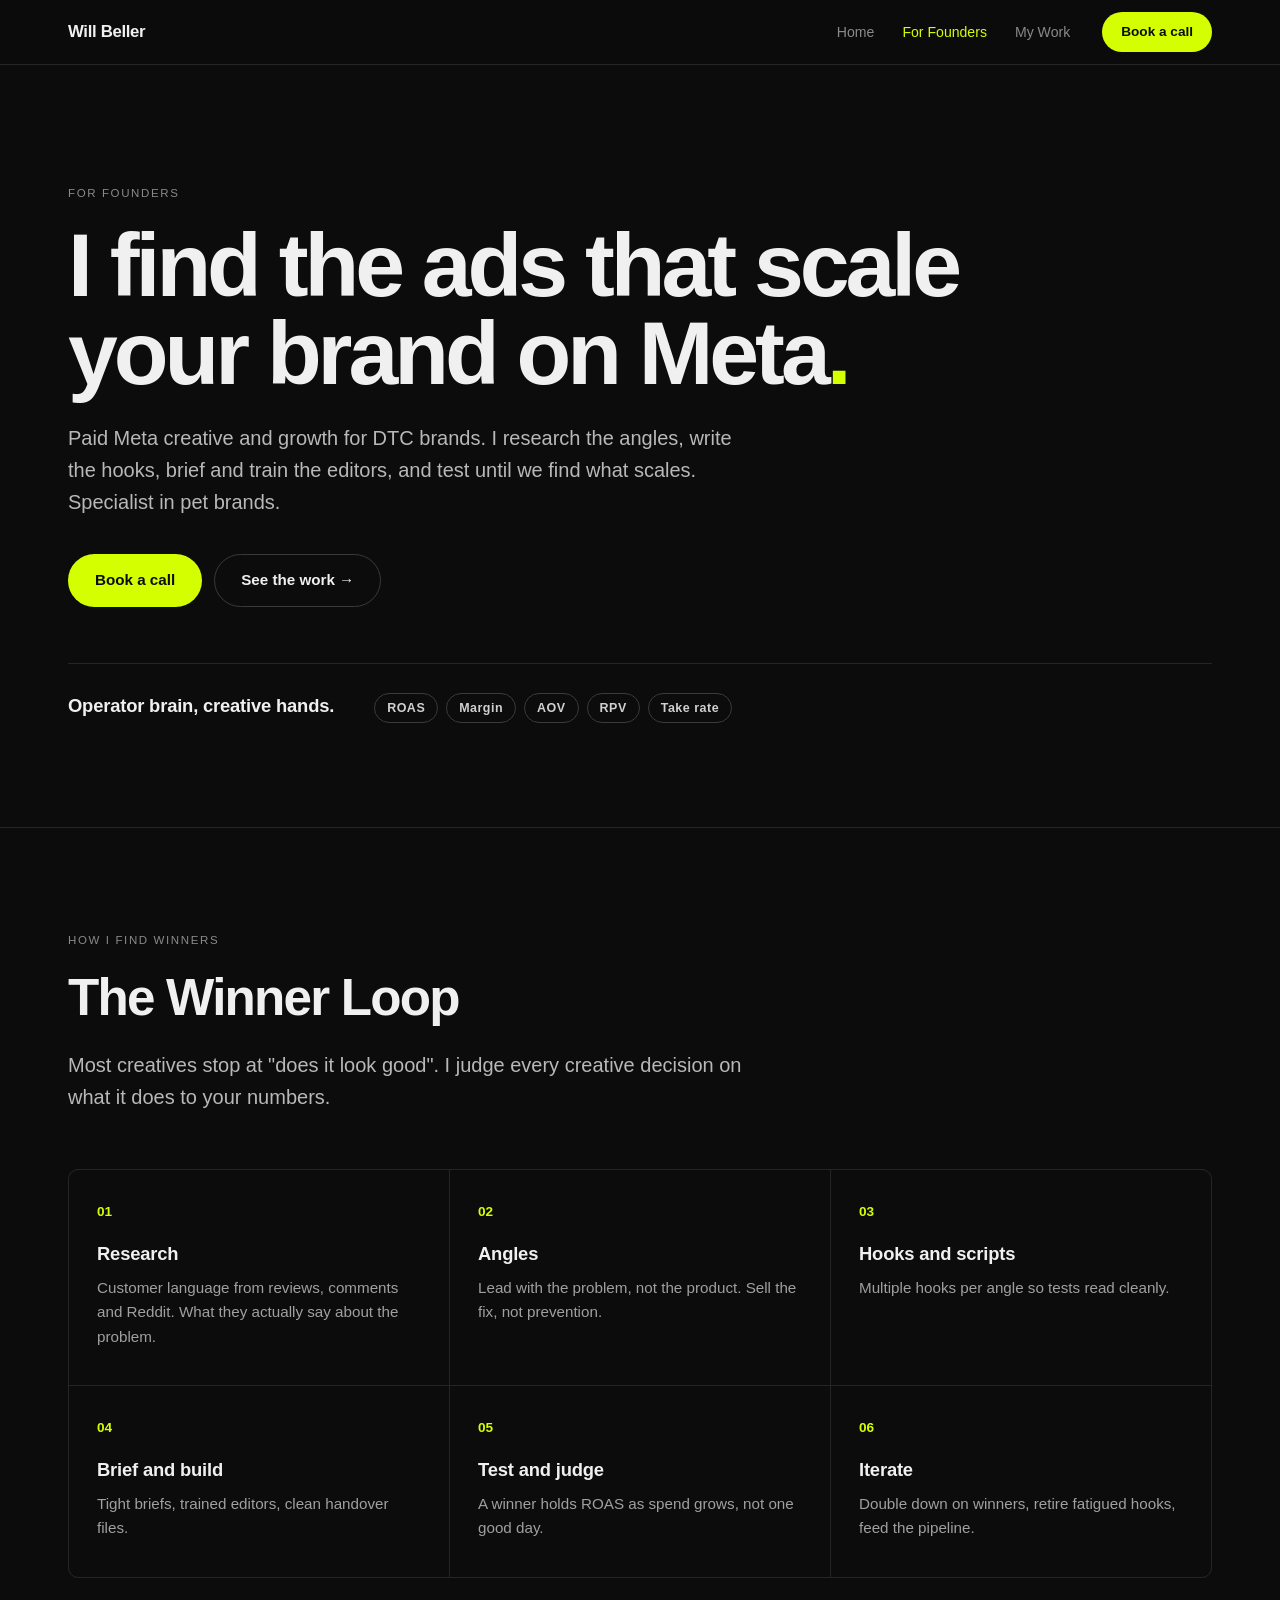
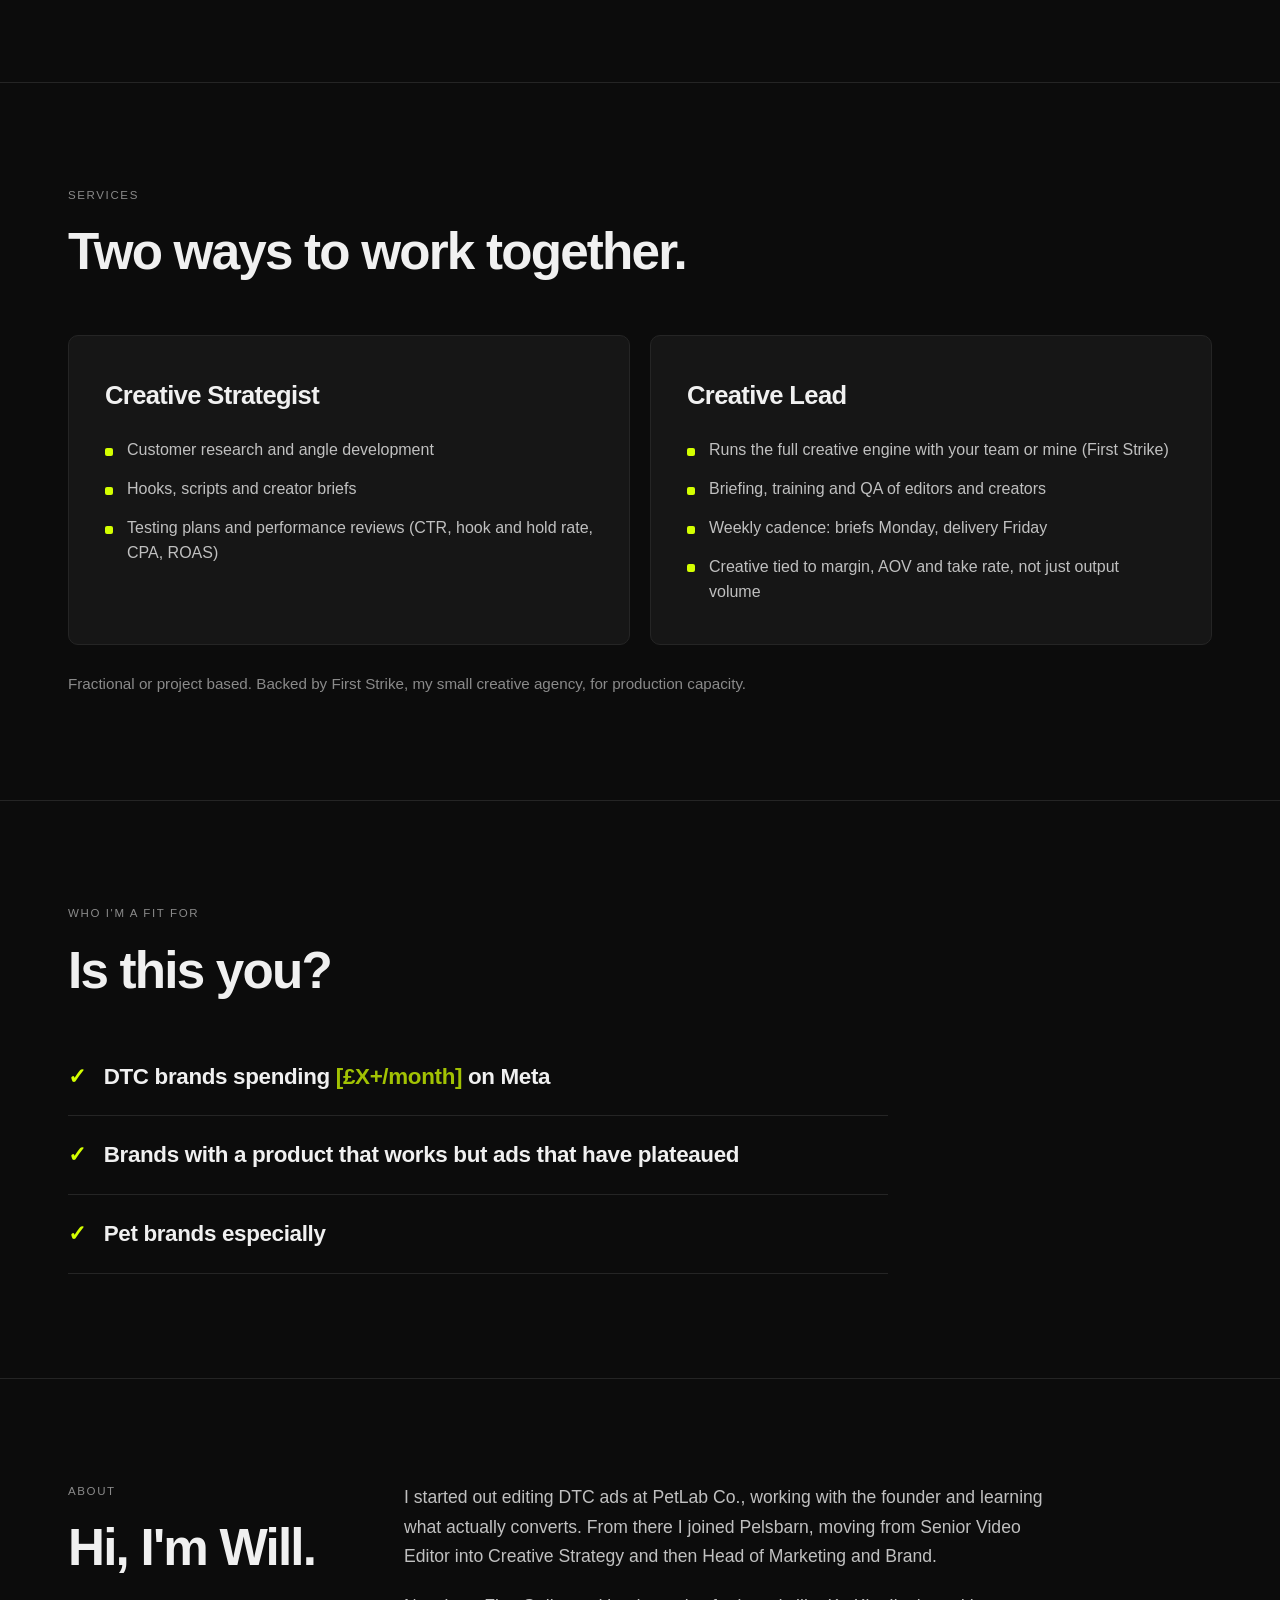
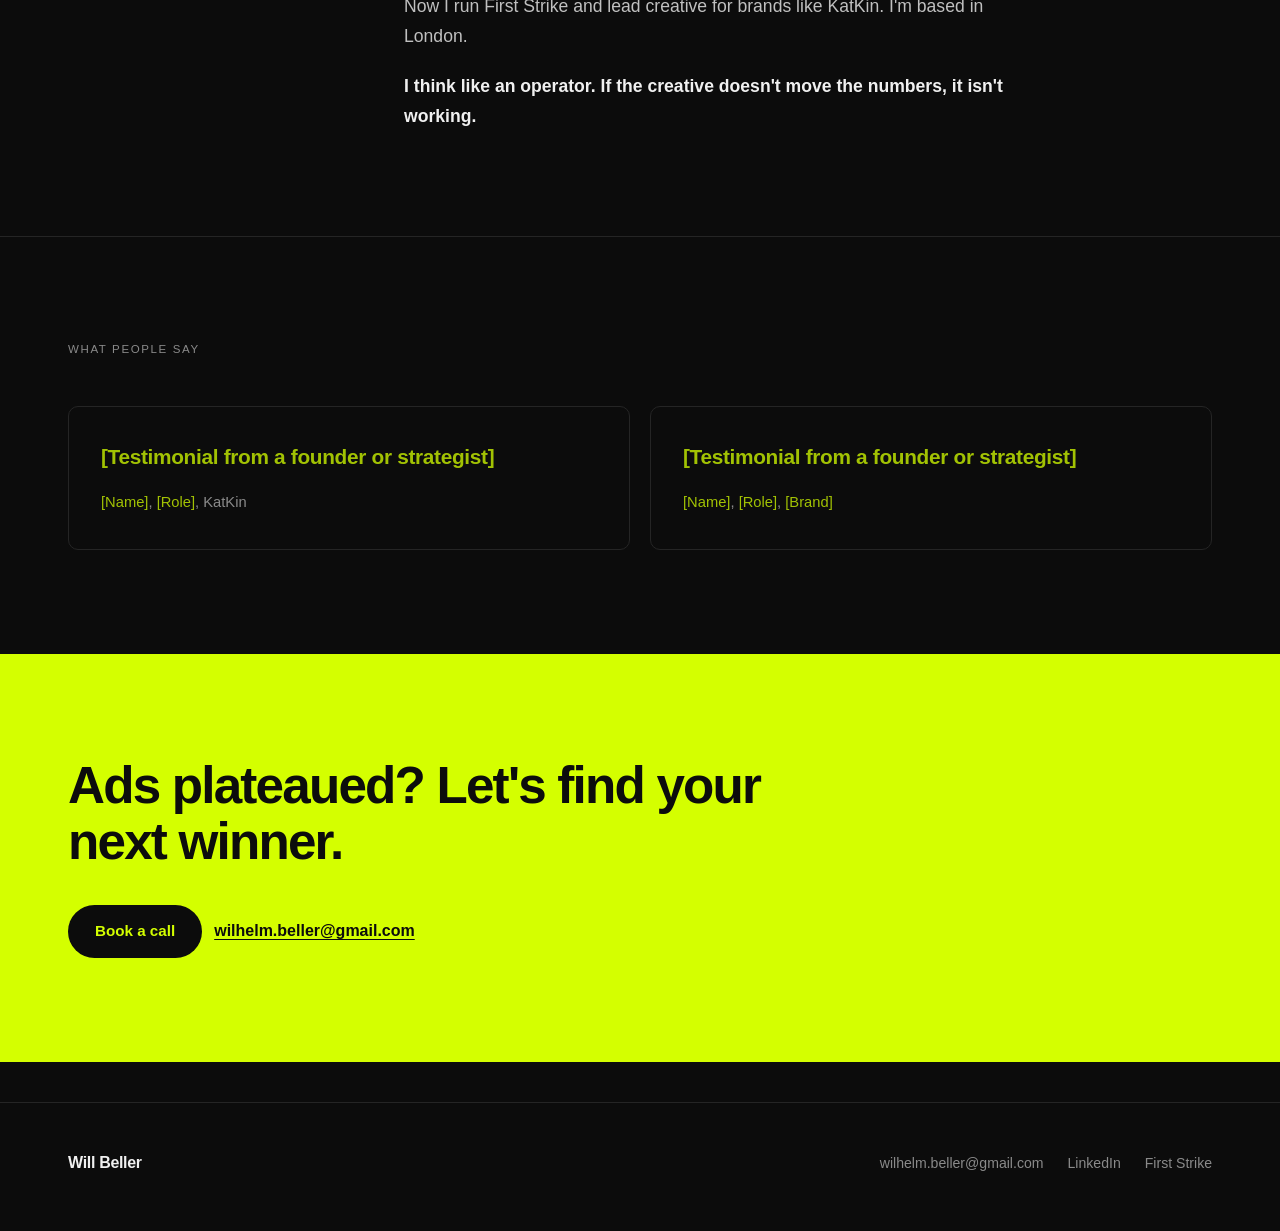
<file: for-founders.html>
<!DOCTYPE html>
<html lang="en-GB">
<head>
  <meta charset="UTF-8">
  <meta name="viewport" content="width=device-width, initial-scale=1.0">
  <title>For Founders | Will Beller</title>
  <meta name="description" content="Paid Meta creative and growth for DTC brands. Creative Strategist and Creative Lead, specialist in pet brands.">
  <link rel="stylesheet" href="site.css">
  <style>
    section { padding: 104px 0; }
    section + section { border-top: 1px solid var(--border); }

    .eyebrow {
      font-size: 0.72rem;
      text-transform: uppercase;
      letter-spacing: 0.14em;
      color: var(--muted);
      margin-bottom: 20px;
    }

    .big {
      font-size: clamp(2rem, 5vw, 3.2rem);
      font-weight: 700;
      letter-spacing: -0.035em;
      line-height: 1.08;
      max-width: 880px;
    }

    .lead {
      margin-top: 24px;
      font-size: clamp(1.05rem, 2vw, 1.25rem);
      color: #b8b8b8;
      max-width: 680px;
      line-height: 1.6;
    }

    .cta-row {
      display: flex;
      gap: 12px;
      flex-wrap: wrap;
      margin-top: 36px;
    }

    /* ── Hero ── */
    .hero { padding: 120px 0 104px; }

    .hero h1 {
      font-size: clamp(2.6rem, 7.5vw, 5.6rem);
      font-weight: 800;
      letter-spacing: -0.045em;
      line-height: 0.98;
      max-width: 1000px;
    }

    .hero h1 span { color: var(--accent); }

    .diff {
      margin-top: 56px;
      padding-top: 28px;
      border-top: 1px solid var(--border);
      display: flex;
      gap: 12px 40px;
      flex-wrap: wrap;
      align-items: baseline;
    }

    .diff strong {
      font-size: 1.15rem;
      letter-spacing: -0.01em;
    }

    .metrics {
      display: flex;
      gap: 8px;
      flex-wrap: wrap;
      list-style: none;
    }

    .metrics li {
      font-size: 0.78rem;
      font-weight: 600;
      letter-spacing: 0.04em;
      padding: 5px 12px;
      border-radius: 100px;
      border: 1px solid #3a3a3a;
      color: #d0d0d0;
    }

    /* ── The Winner Loop ── */
    .loop {
      margin-top: 56px;
      display: grid;
      grid-template-columns: repeat(3, 1fr);
      gap: 1px;
      background: var(--border);
      border: 1px solid var(--border);
      border-radius: var(--radius);
      overflow: hidden;
      list-style: none;
      counter-reset: step;
    }

    .loop li {
      background: var(--bg);
      padding: 32px 28px 36px;
      counter-increment: step;
    }

    .loop li::before {
      content: counter(step, decimal-leading-zero);
      display: block;
      font-size: 0.85rem;
      font-weight: 700;
      color: var(--accent);
      font-variant-numeric: tabular-nums;
      margin-bottom: 18px;
    }

    .loop h3 { font-size: 1.15rem; letter-spacing: -0.01em; }

    .loop p {
      margin-top: 8px;
      color: #a0a0a0;
      font-size: 0.95rem;
      line-height: 1.6;
    }

    /* ── Services ── */
    .services {
      margin-top: 56px;
      display: grid;
      grid-template-columns: 1fr 1fr;
      gap: 20px;
    }

    .service {
      background: var(--surface);
      border: 1px solid var(--border);
      border-radius: var(--radius);
      padding: 40px 36px;
    }

    .service h3 {
      font-size: 1.6rem;
      letter-spacing: -0.025em;
    }

    .service ul {
      margin-top: 24px;
      list-style: none;
      display: grid;
      gap: 14px;
    }

    .service li {
      position: relative;
      padding-left: 22px;
      color: #c0c0c0;
      line-height: 1.55;
    }

    .service li::before {
      content: "";
      position: absolute;
      left: 0;
      top: 0.6em;
      width: 8px;
      height: 8px;
      border-radius: 2px;
      background: var(--accent);
    }

    .services-note {
      margin-top: 28px;
      color: var(--muted);
      font-size: 0.95rem;
    }

    /* ── Fit ── */
    .fit {
      margin-top: 40px;
      list-style: none;
      display: grid;
      gap: 0;
      max-width: 820px;
    }

    .fit li {
      padding: 22px 0;
      border-bottom: 1px solid var(--border);
      font-size: clamp(1.1rem, 2.2vw, 1.4rem);
      font-weight: 600;
      letter-spacing: -0.015em;
      display: flex;
      gap: 18px;
      align-items: baseline;
    }

    .fit li::before {
      content: "\2713";
      color: var(--accent);
      font-weight: 700;
    }

    /* ── About ── */
    .about {
      display: grid;
      grid-template-columns: 280px 1fr;
      gap: 56px;
    }

    .about-body p {
      font-size: 1.1rem;
      color: #c0c0c0;
      line-height: 1.7;
      max-width: 640px;
    }

    .about-body p + p { margin-top: 20px; }

    .about-body .kicker {
      color: var(--text);
      font-weight: 600;
    }

    /* ── Testimonials ── */
    .quotes {
      margin-top: 48px;
      display: grid;
      grid-template-columns: 1fr 1fr;
      gap: 20px;
    }

    .quote-card {
      border: 1px solid var(--border);
      border-radius: var(--radius);
      padding: 36px 32px;
    }

    .quote-card blockquote {
      font-size: 1.3rem;
      font-weight: 600;
      letter-spacing: -0.015em;
      line-height: 1.35;
    }

    .quote-card cite {
      display: block;
      margin-top: 20px;
      font-style: normal;
      color: var(--muted);
      font-size: 0.92rem;
    }

    /* ── Final CTA ── */
    .final {
      background: var(--accent);
      color: var(--accent-ink);
      border-top: none !important;
    }

    .final .big { max-width: 760px; }

    .final .btn-dark {
      background: var(--accent-ink);
      color: var(--accent);
    }

    .final .email {
      font-weight: 600;
      text-decoration: underline;
      text-underline-offset: 3px;
      align-self: center;
    }

    @media (max-width: 960px) {
      .loop { grid-template-columns: repeat(2, 1fr); }
      .about { grid-template-columns: 1fr; gap: 8px; }
    }

    @media (max-width: 700px) {
      section { padding: 72px 0; }
      .hero { padding: 64px 0 72px; }
      .loop { grid-template-columns: 1fr; }
      .loop li { padding: 26px 22px 28px; }
      .services, .quotes { grid-template-columns: 1fr; }
      .service { padding: 30px 24px; }
      .quote-card { padding: 28px 24px; }
      .cta-row .btn { flex: 1 1 100%; }
      .final .email { flex: 1 1 100%; text-align: center; padding: 8px 0; }
    }
  </style>
</head>
<body>

<nav class="site-nav" aria-label="Main">
  <div class="site-nav-inner">
    <a class="site-logo" href="index.html">Will Beller</a>
    <ul class="site-links">
      <li><a href="index.html">Home</a></li>
      <li><a href="for-founders.html" aria-current="page">For Founders</a></li>
      <li><a href="work.html">My Work</a></li>
    </ul>
    <!-- TODO: booking link -->
    <a class="btn btn-primary btn-sm" href="#">Book a call</a>
  </div>
</nav>

<main>

  <!-- Hero -->
  <section class="hero">
    <div class="wrap">
      <p class="eyebrow">For Founders</p>
      <h1>I find the ads that scale your brand on Meta<span>.</span></h1>
      <p class="lead">Paid Meta creative and growth for DTC brands. I research the angles, write the hooks, brief and train the editors, and test until we find what scales. Specialist in pet brands.</p>
      <div class="cta-row">
        <!-- TODO: booking link -->
        <a class="btn btn-primary" href="#">Book a call</a>
        <a class="btn btn-ghost" href="work.html">See the work &rarr;</a>
      </div>
      <div class="diff">
        <strong>Operator brain, creative hands.</strong>
        <ul class="metrics" aria-label="What every creative decision is judged on">
          <li>ROAS</li>
          <li>Margin</li>
          <li>AOV</li>
          <li>RPV</li>
          <li>Take rate</li>
        </ul>
      </div>
    </div>
  </section>

  <!-- Approach -->
  <section id="approach">
    <div class="wrap">
      <p class="eyebrow">How I find winners</p>
      <h2 class="big">The Winner Loop</h2>
      <p class="lead">Most creatives stop at "does it look good". I judge every creative decision on what it does to your numbers.</p>
      <ol class="loop">
        <li>
          <h3>Research</h3>
          <p>Customer language from reviews, comments and Reddit. What they actually say about the problem.</p>
        </li>
        <li>
          <h3>Angles</h3>
          <p>Lead with the problem, not the product. Sell the fix, not prevention.</p>
        </li>
        <li>
          <h3>Hooks and scripts</h3>
          <p>Multiple hooks per angle so tests read cleanly.</p>
        </li>
        <li>
          <h3>Brief and build</h3>
          <p>Tight briefs, trained editors, clean handover files.</p>
        </li>
        <li>
          <h3>Test and judge</h3>
          <p>A winner holds ROAS as spend grows, not one good day.</p>
        </li>
        <li>
          <h3>Iterate</h3>
          <p>Double down on winners, retire fatigued hooks, feed the pipeline.</p>
        </li>
      </ol>
    </div>
  </section>

  <!-- Services -->
  <section id="services">
    <div class="wrap">
      <p class="eyebrow">Services</p>
      <h2 class="big">Two ways to work together.</h2>
      <div class="services">
        <div class="service">
          <h3>Creative Strategist</h3>
          <ul>
            <li>Customer research and angle development</li>
            <li>Hooks, scripts and creator briefs</li>
            <li>Testing plans and performance reviews (CTR, hook and hold rate, CPA, ROAS)</li>
          </ul>
        </div>
        <div class="service">
          <h3>Creative Lead</h3>
          <ul>
            <li>Runs the full creative engine with your team or mine (First Strike)</li>
            <li>Briefing, training and QA of editors and creators</li>
            <li>Weekly cadence: briefs Monday, delivery Friday</li>
            <li>Creative tied to margin, AOV and take rate, not just output volume</li>
          </ul>
        </div>
      </div>
      <p class="services-note">Fractional or project based. Backed by First Strike, my small creative agency, for production capacity.</p>
    </div>
  </section>

  <!-- Fit -->
  <section id="fit">
    <div class="wrap">
      <p class="eyebrow">Who I'm a fit for</p>
      <h2 class="big">Is this you?</h2>
      <ul class="fit">
        <li><span>DTC brands spending <span class="ph">[£X+/month]</span> on Meta</span></li>
        <li><span>Brands with a product that works but ads that have plateaued</span></li>
        <li><span>Pet brands especially</span></li>
      </ul>
    </div>
  </section>

  <!-- About -->
  <section id="about">
    <div class="wrap about">
      <div>
        <p class="eyebrow">About</p>
        <h2 class="big">Hi, I'm Will.</h2>
      </div>
      <div class="about-body">
        <p>I started out editing DTC ads at PetLab Co., working with the founder and learning what actually converts. From there I joined Pelsbarn, moving from Senior Video Editor into Creative Strategy and then Head of Marketing and Brand.</p>
        <p>Now I run First Strike and lead creative for brands like KatKin. I'm based in London.</p>
        <p class="kicker">I think like an operator. If the creative doesn't move the numbers, it isn't working.</p>
      </div>
    </div>
  </section>

  <!-- Testimonials -->
  <section id="testimonials">
    <div class="wrap">
      <p class="eyebrow">What people say</p>
      <div class="quotes">
        <figure class="quote-card">
          <blockquote class="ph">[Testimonial from a founder or strategist]</blockquote>
          <cite><span class="ph">[Name]</span>, <span class="ph">[Role]</span>, KatKin</cite>
        </figure>
        <figure class="quote-card">
          <blockquote class="ph">[Testimonial from a founder or strategist]</blockquote>
          <cite><span class="ph">[Name]</span>, <span class="ph">[Role]</span>, <span class="ph">[Brand]</span></cite>
        </figure>
      </div>
    </div>
  </section>

  <!-- Final CTA -->
  <section class="final">
    <div class="wrap">
      <h2 class="big">Ads plateaued? Let's find your next winner.</h2>
      <div class="cta-row">
        <!-- TODO: booking link -->
        <a class="btn btn-dark" href="#">Book a call</a>
        <a class="email" href="mailto:wilhelm.beller@gmail.com">wilhelm.beller@gmail.com</a>
      </div>
    </div>
  </section>

</main>

<footer class="site-footer">
  <div class="wrap">
    <span class="footer-name">Will Beller</span>
    <ul class="footer-links">
      <li><a href="mailto:wilhelm.beller@gmail.com">wilhelm.beller@gmail.com</a></li>
      <!-- TODO: LinkedIn and First Strike links -->
      <li><a href="#">LinkedIn</a></li>
      <li><a href="#">First Strike</a></li>
    </ul>
  </div>
</footer>

</body>
</html>
</file>
<file: site.css>
/* Shared styles for every page: tokens, site nav, buttons, footer. */

:root {
  --bg: #0c0c0c;
  --surface: #161616;
  --border: #252525;
  --text: #f0f0f0;
  --muted: #8a8a8a;
  --accent: #d4ff00;
  --accent-ink: #0c0c0c;
  --radius: 10px;
  --max: 1240px;
  --gutter: 48px;
}

* { box-sizing: border-box; margin: 0; padding: 0; }

html { scroll-behavior: smooth; }

body {
  background: var(--bg);
  color: var(--text);
  font-family: -apple-system, BlinkMacSystemFont, 'Segoe UI', sans-serif;
  line-height: 1.5;
  -webkit-font-smoothing: antialiased;
}

a { color: inherit; }

.wrap {
  max-width: var(--max);
  margin: 0 auto;
  padding: 0 var(--gutter);
}

/* ── Site nav ── */
.site-nav {
  position: sticky;
  top: 0;
  z-index: 200;
  background: rgba(12,12,12,0.92);
  backdrop-filter: blur(12px);
  -webkit-backdrop-filter: blur(12px);
  border-bottom: 1px solid var(--border);
}

.site-nav-inner {
  max-width: var(--max);
  margin: 0 auto;
  padding: 0 var(--gutter);
  height: 64px;
  display: flex;
  align-items: center;
  gap: 32px;
}

.site-logo {
  font-weight: 700;
  font-size: 1.05rem;
  letter-spacing: -0.02em;
  text-decoration: none;
  margin-right: auto;
}

.site-links {
  display: flex;
  align-items: center;
  gap: 28px;
  list-style: none;
}

.site-links a {
  font-size: 0.88rem;
  color: var(--muted);
  text-decoration: none;
  transition: color 0.15s;
}

.site-links a:hover { color: var(--text); }
.site-links a[aria-current="page"] { color: var(--accent); }

/* ── Buttons ── */
.btn {
  display: inline-flex;
  align-items: center;
  justify-content: center;
  gap: 8px;
  padding: 14px 26px;
  border-radius: 100px;
  font-size: 0.95rem;
  font-weight: 600;
  text-decoration: none;
  border: 1px solid transparent;
  transition: transform 0.15s, background 0.15s, border-color 0.15s;
  white-space: nowrap;
}

.btn:hover { transform: translateY(-1px); }

.btn-primary { background: var(--accent); color: var(--accent-ink); }
.btn-primary:hover { background: #e2ff4d; }

.btn-ghost { border-color: #3a3a3a; color: var(--text); }
.btn-ghost:hover { border-color: var(--text); }

.btn-sm { padding: 9px 18px; font-size: 0.85rem; }

/* ── Footer ── */
.site-footer {
  border-top: 1px solid var(--border);
  padding: 48px 0 56px;
  margin-top: 40px;
}

.site-footer .wrap {
  display: flex;
  justify-content: space-between;
  align-items: center;
  gap: 24px;
  flex-wrap: wrap;
}

.footer-name { font-weight: 700; letter-spacing: -0.02em; }

.footer-links {
  display: flex;
  gap: 24px;
  flex-wrap: wrap;
  list-style: none;
}

.footer-links a {
  color: var(--muted);
  font-size: 0.88rem;
  text-decoration: none;
}

.footer-links a:hover { color: var(--accent); }

/* Placeholder text still waiting on real copy or figures */
.ph { color: var(--accent); opacity: 0.75; }

@media (max-width: 700px) {
  :root { --gutter: 16px; }

  .site-nav-inner {
    height: auto;
    padding-top: 12px;
    padding-bottom: 12px;
    flex-wrap: wrap;
    row-gap: 10px;
    column-gap: 16px;
  }

  .site-links {
    order: 3;
    width: 100%;
    gap: 22px;
  }

  .site-links a { font-size: 0.85rem; }

  /* Bigger tap targets on touch screens; nav padding shrinks to keep the same look */
  .site-nav-inner { padding-top: 2px; padding-bottom: 0; row-gap: 0; }

  .site-logo,
  .site-links a,
  .footer-links a {
    display: inline-block;
    padding: 12px 0;
  }

  .footer-links { gap: 0 24px; }
}

@media (prefers-reduced-motion: reduce) {
  html { scroll-behavior: auto; }
  *, *::before, *::after { transition: none !important; animation: none !important; }
}
</file>
